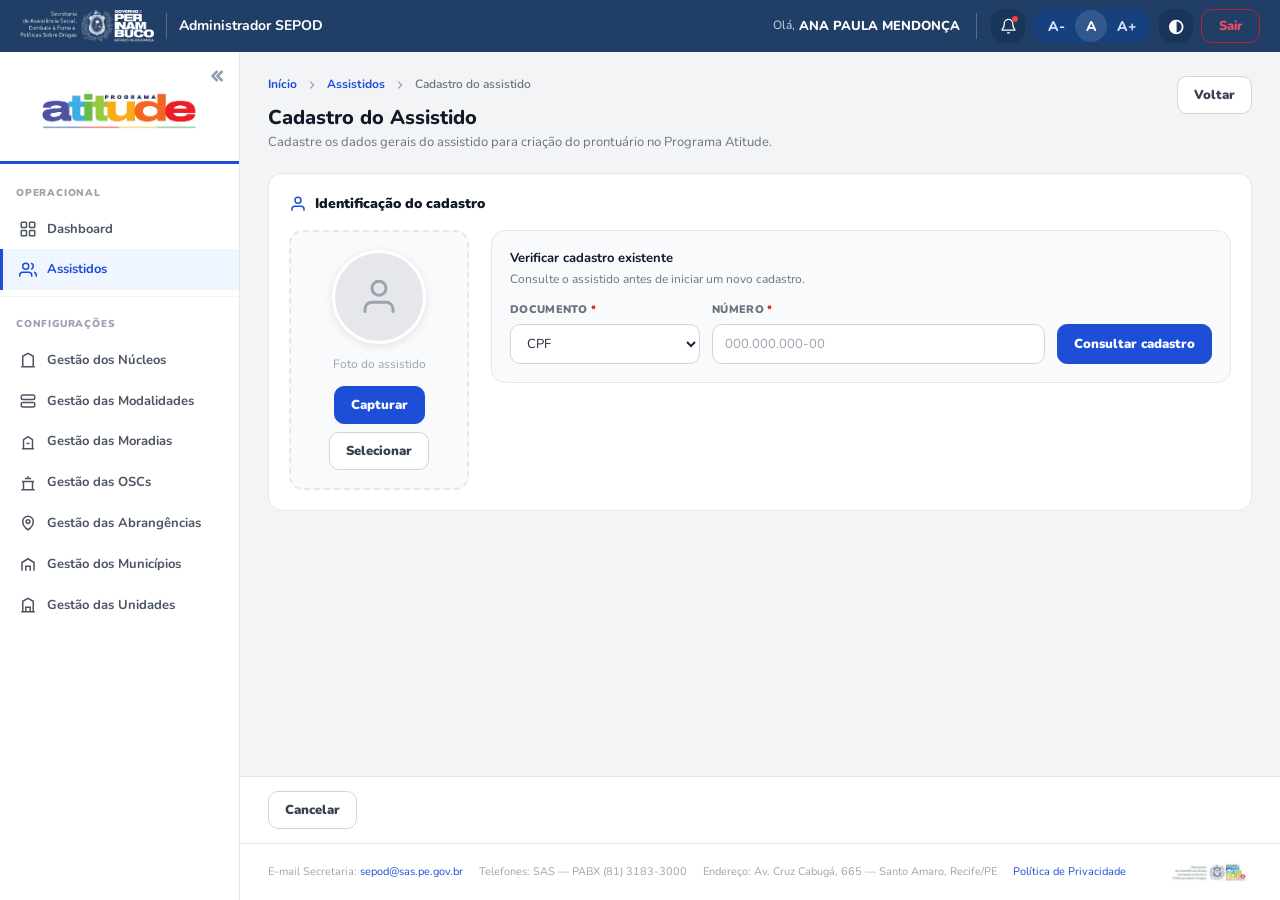
<file: cadastro Assistido.html>
<!DOCTYPE html>

<html lang="pt-BR">
<head>
<meta charset="utf-8"/>
<meta content="width=device-width, initial-scale=1.0" name="viewport"/>
<title>Sistema Atitude — Cadastro do Assistido</title>
<link href="https://fonts.googleapis.com/css2?family=Nunito:wght@400;500;600;700;800;900&amp;display=swap" rel="stylesheet"/>
<style>
*,*::before,*::after{box-sizing:border-box;margin:0;padding:0}
:root{
  --blue:#1D4ED8;--blue-hover:#1E40AF;--blue-light:#EFF6FF;
  --teal:#0D9488;--green:#059669;--green-light:#D1FAE5;
  --orange:#D97706;--orange-light:#FEF3C7;--red:#DC2626;--red-light:#FEF2F2;
  --purple:#7C3AED;--purple-light:#EDE9FE;
  --gray-50:#F9FAFB;--gray-100:#F3F4F6;--gray-200:#E5E7EB;--gray-300:#D1D5DB;
  --gray-400:#9CA3AF;--gray-500:#6B7280;--gray-600:#4B5563;--gray-700:#374151;
  --gray-800:#1F2937;--gray-900:#111827;--header-bg:#1E3A5F;--header-action-bg:#173B73;
  --sidebar-w:240px;--sidebar-collapsed-w:72px;--font:'Nunito',sans-serif
}
body{font-family:var(--font);background:var(--gray-100);color:var(--gray-800);font-size:14px;line-height:1.45}
button,input,select,textarea{font-family:var(--font)}
.header{position:fixed;top:0;left:0;right:0;z-index:100;height:52px;background:var(--header-bg);display:flex;align-items:center;justify-content:space-between;padding:0 20px;gap:16px}
.header-left,.header-right,.header-actions{display:flex;align-items:center}.header-left{gap:12px}.header-right{gap:16px}.header-actions{gap:8px}
.header-logo{height:28px;max-width:230px;object-fit:contain}.header-context{color:#CBD5E1;font-size:13px}.header-context strong,.header-user strong{color:#fff}.header-user{color:#94A3B8;font-size:12px}
.header-icon-btn{position:relative;width:32px;height:32px;border:none;border-radius:10px;background:rgba(255,255,255,.06);color:#fff;display:flex;align-items:center;justify-content:center;cursor:pointer;transition:.2s}.header-icon-btn:hover{background:rgba(255,255,255,.12)}.header-icon-btn svg{width:17px;height:17px}.notif-dot{position:absolute;top:7px;right:7px;width:6px;height:6px;background:#EF4444;border-radius:50%}
.accessibility-group{height:38px;padding:4px;border-radius:999px;background:var(--header-action-bg);display:flex;align-items:center;gap:2px}.access-btn{min-width:36px;height:30px;padding:0 10px;border:none;border-radius:999px;background:transparent;color:#D6E3FF;font-size:15px;font-weight:800;cursor:pointer}.access-btn:hover,.access-btn.active{background:rgba(255,255,255,.12);color:#fff}
.theme-btn{font-size:18px;font-weight:800}.btn-exit{height:32px;padding:0 14px;border-radius:10px;border:1px solid rgba(239,68,68,.35);background:transparent;color:#EF4444;font-size:13px;font-weight:800;cursor:pointer}.btn-exit:hover{background:rgba(239,68,68,.10)}
.mobile-menu-btn{display:none;width:36px;height:36px;border:none;border-radius:10px;background:rgba(255,255,255,.08);color:#fff;align-items:center;justify-content:center;cursor:pointer;flex-shrink:0}.mobile-menu-btn svg{width:22px;height:22px}.mobile-menu-overlay{display:none;position:fixed;inset:52px 0 0;background:rgba(15,23,42,.42);z-index:88;opacity:0;pointer-events:none;transition:.2s}.mobile-menu-overlay.show{opacity:1;pointer-events:auto}
.sidebar{position:fixed;top:52px;left:0;bottom:0;z-index:90;width:var(--sidebar-w);background:#fff;border-right:1px solid var(--gray-200);display:flex;flex-direction:column;overflow-y:auto;transition:width .2s,transform .25s}
.sidebar-logo{position:relative;min-height:156px;padding:20px 16px 12px;border-bottom:3px solid var(--blue);display:flex;align-items:center;justify-content:center;cursor:pointer;overflow:hidden}.sidebar-logo-img{height:70px;max-width:100%;object-fit:contain;transition:.2s}.sidebar-toggle{position:absolute;top:14px;right:14px;border:none;background:transparent;color:#909EB2;cursor:pointer;padding:4px;line-height:0;display:flex;align-items:center;justify-content:center}.sidebar-toggle:hover{color:var(--blue);transform:scale(1.08)}.sidebar-toggle svg{width:20px;height:20px}
.nav{padding:8px 0}.nav-section{padding:8px 16px 4px;font-size:10px;font-weight:900;color:var(--gray-400);text-transform:uppercase;letter-spacing:.8px}.nav-item{display:flex;align-items:center;justify-content:space-between;gap:10px;padding:11px 16px;border-left:3px solid transparent;color:var(--gray-600);cursor:pointer;font-size:13px;font-weight:700;transition:.15s}.nav-item-left{display:flex;align-items:center;gap:10px}.nav-item svg{width:18px;height:18px;flex-shrink:0}.nav-item:hover,.nav-item.active{background:var(--blue-light);color:var(--blue)}.nav-item.active{border-left-color:var(--blue)}.nav-sep{height:1px;background:var(--gray-100);margin:6px 0}
.sidebar.collapsed{width:var(--sidebar-collapsed-w);overflow:visible}.sidebar.collapsed .sidebar-toggle,.sidebar.collapsed .nav-section,.sidebar.collapsed .nav-item-left span{display:none!important}.sidebar.collapsed .sidebar-logo{min-height:90px;padding:14px 8px}.sidebar.collapsed .sidebar-logo-img{height:42px}.sidebar.collapsed .nav-item{justify-content:center;padding:12px}
.main{margin-left:var(--sidebar-w);padding-top:52px;min-height:100vh;display:flex;flex-direction:column;transition:margin-left .2s}.main.collapsed{margin-left:var(--sidebar-collapsed-w)}.content{flex:1;padding:24px 28px}.page-header-top{display:flex;align-items:flex-start;justify-content:space-between;gap:16px;margin-bottom:24px}.breadcrumb{display:flex;align-items:center;gap:8px;margin-bottom:10px;font-size:12px;font-weight:800}.breadcrumb a{color:var(--blue);text-decoration:none}.breadcrumb span{color:var(--gray-500)}.breadcrumb svg{width:14px;height:14px;color:var(--gray-400)}.page-title{font-size:22px;font-weight:900;color:var(--gray-900);line-height:1.2}.page-subtitle{margin-top:6px;font-size:13px;color:var(--gray-500)}
.card{background:#fff;border:1px solid var(--gray-200);border-radius:14px;padding:20px;margin-bottom:20px}.card-soft{background:linear-gradient(135deg,#fff,var(--gray-50));border-top:4px solid var(--blue)}.section-hdr{display:flex;align-items:center;justify-content:space-between;gap:12px;margin-bottom:16px}.section-hdr h3{display:flex;align-items:center;gap:8px;font-size:14px;font-weight:900;color:var(--gray-900)}.section-hdr h3 svg{width:18px;height:18px;color:var(--blue)}.section-desc{font-size:13px;color:var(--gray-500);line-height:1.5;margin-bottom:16px}
.form-grid{display:grid;grid-template-columns:repeat(3,minmax(0,1fr));gap:16px}.grid-2{display:grid;grid-template-columns:repeat(2,minmax(0,1fr));gap:14px}.grid-3{display:grid;grid-template-columns:repeat(3,minmax(0,1fr));gap:14px}.grid-4{display:grid;grid-template-columns:repeat(4,minmax(0,1fr));gap:14px}.field{display:flex;flex-direction:column;gap:6px}.field.full{grid-column:1/-1}.field.two{grid-column:span 2}.field label{font-size:11px;font-weight:900;color:var(--gray-500);text-transform:uppercase;letter-spacing:.3px}.req{color:var(--red)}
.label-with-tooltip{display:inline-flex;align-items:center;gap:6px;flex-wrap:wrap}.tooltip{position:relative;display:inline-flex;align-items:center;justify-content:center}.tooltip-btn{width:18px;height:18px;border:1px solid var(--gray-300);border-radius:50%;background:var(--gray-50);color:var(--blue);font-size:11px;font-weight:900;line-height:1;cursor:help;padding:0;text-transform:none}.tooltip-btn:hover,.tooltip-btn:focus{border-color:var(--blue);background:var(--blue-light);outline:none}.tooltip-text{position:absolute;left:50%;bottom:calc(100% + 10px);transform:translateX(-50%);z-index:60;width:320px;max-width:80vw;padding:10px 12px;border-radius:10px;background:var(--gray-900);color:#fff;font-size:12px;font-weight:600;line-height:1.45;text-transform:none;letter-spacing:0;box-shadow:0 10px 28px rgba(15,23,42,.22);opacity:0;visibility:hidden;pointer-events:none;transition:.18s}.tooltip-text::after{content:"";position:absolute;top:100%;left:50%;transform:translateX(-50%);border:6px solid transparent;border-top-color:var(--gray-900)}.tooltip:hover .tooltip-text,.tooltip:focus-within .tooltip-text{opacity:1;visibility:visible}.tooltip-text.align-right{left:auto;right:0;transform:none}.tooltip-text.align-right::after{left:auto;right:4px;transform:none}
.field input,.field select,.field textarea{width:100%;border:1px solid var(--gray-300);border-radius:10px;background:#fff;color:var(--gray-800);font-size:13px;outline:none;transition:.2s}.field input,.field select{height:40px;padding:0 12px}.field textarea{min-height:92px;padding:12px;resize:vertical;line-height:1.45}.field input:focus,.field select:focus,.field textarea:focus{border-color:var(--blue);box-shadow:0 0 0 3px var(--blue-light)}.field input::placeholder,.field textarea::placeholder{color:var(--gray-400)}.helper-text{font-size:12px;color:var(--gray-400)}
.btn{min-height:38px;padding:0 16px;border:none;border-radius:10px;background:#fff;color:var(--gray-700);font-size:13px;font-weight:900;display:inline-flex;align-items:center;justify-content:center;gap:8px;cursor:pointer;transition:.2s;border:1px solid transparent}.btn svg{width:16px;height:16px}.btn-primary{background:var(--blue);color:#fff;border-color:var(--blue)}.btn-primary:hover{background:var(--blue-hover)}.btn-outline{border-color:var(--gray-300);color:var(--gray-700)}.btn-outline:hover{background:var(--gray-50);border-color:var(--gray-400)}.btn-green{background:var(--teal);color:#fff;border-color:var(--teal)}.btn-green:hover{background:#0F766E}.btn-danger{background:var(--red);color:#fff;border-color:var(--red)}
.alert{display:flex;align-items:flex-start;gap:10px;padding:12px 14px;border-radius:12px;font-size:13px;line-height:1.45}.alert svg{width:18px;height:18px;flex-shrink:0;margin-top:1px}.alert-info{background:var(--blue-light);border:1px solid #BFDBFE;color:#1E40AF}.alert-success{background:var(--green-light);border:1px solid #A7F3D0;color:#065F46}.result-empty{display:none;margin-top:16px}.result-empty.show{display:flex}
.search-layout{display:grid;grid-template-columns:1fr auto 1fr;gap:20px;align-items:stretch}.search-box{border:1px solid var(--gray-200);border-radius:14px;background:#fff;padding:18px}.search-box-title{display:flex;align-items:center;gap:8px;color:var(--blue);font-size:12px;font-weight:900;text-transform:uppercase;letter-spacing:.7px;margin-bottom:6px}.search-box-title svg{width:16px;height:16px}.search-box-subtitle{font-size:12px;color:var(--gray-500);line-height:1.45;margin-bottom:16px}.or-divider{display:flex;align-items:center;justify-content:center}.or-divider span{width:44px;height:44px;border-radius:999px;background:var(--blue-light);color:var(--blue);border:1px solid #BFDBFE;display:flex;align-items:center;justify-content:center;font-size:11px;font-weight:900}.search-actions{display:flex;justify-content:flex-end;gap:10px;margin-top:14px}.search-actions .btn{width:100%}
.tips-grid{display:grid;grid-template-columns:repeat(3,1fr);gap:12px;margin-top:16px}.tip-card{background:var(--gray-50);border:1px solid var(--gray-200);border-radius:12px;padding:12px}.tip-card strong{display:block;color:var(--gray-800);font-size:12px;margin-bottom:4px}.tip-card span{display:block;color:var(--gray-500);font-size:12px;line-height:1.4}
.photo-main-grid{display:grid;grid-template-columns:180px 1fr;gap:22px;align-items:start}.photo-area{display:flex;flex-direction:column;align-items:center;justify-content:flex-start;padding:18px;background:var(--gray-50);border:2px dashed var(--gray-200);border-radius:14px;gap:12px}.photo-circle{width:94px;height:94px;border-radius:50%;background:var(--gray-200);display:flex;align-items:center;justify-content:center;color:var(--gray-400);border:3px solid #fff;box-shadow:0 2px 8px rgba(15,23,42,.10)}.photo-circle svg{width:42px;height:42px}.photo-btns{display:flex;gap:8px;flex-wrap:wrap;justify-content:center}.cadastro-fields-grid{display:grid;grid-template-columns:repeat(2,minmax(0,1fr));gap:16px;align-content:start}
.form-section-title{display:flex;align-items:center;gap:8px;margin:20px 0 12px;font-size:12px;font-weight:900;color:var(--blue);text-transform:uppercase;letter-spacing:.6px}.form-section-title:first-of-type{margin-top:0}.form-section-title:after{content:"";height:1px;background:var(--gray-200);flex:1}
.docs-grid{display:grid;grid-template-columns:repeat(3,minmax(0,1fr));gap:10px}.doc-item{min-height:48px;display:flex;align-items:center;gap:10px;padding:10px 12px;border:1px solid var(--gray-200);border-radius:12px;background:#fff;color:var(--gray-700);font-size:13px;font-weight:900;cursor:pointer;transition:.2s}.doc-item:hover,
.doc-item:has(input:disabled) {
  opacity: .55;
  cursor: not-allowed;
  background: var(--gray-100);
  color: var(--gray-400);
  border-color: var(--gray-300);
}.doc-item input{width:16px!important;height:16px!important;min-height:auto!important;padding:0!important;accent-color:var(--blue);flex-shrink:0}.doc-none:has(input:checked){border-color:var(--orange);background:var(--orange-light);color:#92400E}.doc-item.is-disabled{opacity:.45;pointer-events:none;background:var(--gray-100)}
.doc-fields{display:grid;grid-template-columns:repeat(3,minmax(0,1fr));gap:16px;margin-top:16px}.doc-number{display:none}.doc-number.show{display:flex}.certidao-info.show{display:block}.certidao-info{display:none;color:var(--gray-500);font-size:12px;padding:12px;border:1px dashed var(--gray-300);border-radius:10px;background:var(--gray-50)}
.other-field{display:none;margin-top:8px}.other-field.show{display:flex}.check-options{display:grid;grid-template-columns:repeat(3,minmax(0,1fr));gap:10px;margin-top:4px}.check-option{display:flex;align-items:center;gap:8px;min-height:42px;padding:10px 12px;border:1px solid var(--gray-200);border-radius:10px;background:#fff;color:var(--gray-700);font-size:13px;font-weight:800;cursor:pointer;transition:.2s}.check-option:hover,.check-option:has(input:checked){border-color:var(--blue);background:var(--blue-light);color:var(--blue)}.check-option input{width:15px!important;height:15px!important;min-height:auto!important;accent-color:var(--blue)}
.location-grid{display:grid;grid-template-columns:repeat(4,minmax(0,1fr));gap:16px}.location-grid .wide{grid-column:span 2}.location-grid .full{grid-column:1/-1}.disabled-field input,.disabled-field textarea{background:var(--gray-100);color:var(--gray-400);cursor:not-allowed}
.modal-overlay{position:fixed;inset:0;background:rgba(17,24,39,.60);z-index:1000;display:flex;align-items:center;justify-content:center;padding:24px;opacity:0;visibility:hidden;pointer-events:none;transition:.18s}.modal-overlay.show{opacity:1;visibility:visible;pointer-events:auto}.modal-content{width:100%;max-width:980px;max-height:90vh;overflow:auto;padding:24px;border-radius:16px;background:#fff;box-shadow:0 18px 45px rgba(15,23,42,.22);transform:translateY(12px) scale(.98);opacity:0;transition:.18s}.modal-overlay.show .modal-content{transform:translateY(0) scale(1);opacity:1}.modal-header{display:flex;align-items:flex-start;justify-content:space-between;gap:16px;margin-bottom:16px}.modal-title h3{font-size:18px;color:var(--gray-900);font-weight:900}.modal-title p{font-size:13px;color:var(--gray-500);margin-top:4px}.modal-close{width:34px;height:34px;border:none;border-radius:10px;background:var(--gray-100);color:var(--gray-600);font-size:20px;cursor:pointer}.matches-list{display:grid;gap:12px}.match-card{border:1px solid var(--gray-200);border-radius:14px;padding:16px;background:#fff;display:grid;grid-template-columns:1fr auto;gap:16px;align-items:center}.match-name{display:flex;align-items:center;gap:8px;flex-wrap:wrap}.match-name strong{font-size:15px;color:var(--gray-900);font-weight:900}.match-details{display:grid;grid-template-columns:repeat(4,1fr);gap:10px}.match-detail span{display:block;font-size:10px;font-weight:900;color:var(--gray-400);text-transform:uppercase;letter-spacing:.4px}.match-detail strong{display:block;font-size:12px;color:var(--gray-700);margin-top:2px}.match-actions{display:flex;align-items:center;gap:8px;flex-wrap:wrap;justify-content:flex-end}.badge{display:inline-flex;align-items:center;justify-content:center;padding:4px 9px;border-radius:999px;font-size:11px;font-weight:900;white-space:nowrap}.badge-blue{background:var(--blue-light);color:var(--blue)}.badge-green{background:var(--green-light);color:#065F46}.badge-gray{background:var(--gray-100);color:var(--gray-600)}
.document-status-grid{display:grid;grid-template-columns:repeat(3,minmax(0,1fr));gap:16px}.document-number-field{display:none}.document-number-field.show{display:flex}
.section-block{padding:16px;border:1px solid var(--gray-200);border-radius:12px;background:var(--gray-50);margin-top:14px}.section-block:first-of-type{margin-top:0}.section-block-title{font-size:12px;font-weight:900;color:var(--blue);text-transform:uppercase;letter-spacing:.5px;margin-bottom:12px}.section-block .form-grid,.section-block .location-grid,.section-block .document-status-grid{margin:0}.document-pair{display:grid;grid-template-columns:minmax(0,1fr) minmax(0,1fr);gap:16px;align-items:end}.document-pair .document-number-field{display:flex;visibility:hidden}.document-pair .document-number-field.show{visibility:visible}.reference-grid{display:grid;grid-template-columns:repeat(2,minmax(0,1fr));gap:16px}.reference-grid .full{grid-column:1/-1}.address-grid{display:grid;grid-template-columns:repeat(4,minmax(0,1fr));gap:16px}.address-grid .wide{grid-column:span 2}.address-grid .full{grid-column:1/-1}body.dark-mode .section-block{background:#0F172A!important;border-color:#334155!important}
.docs-options {
  display: grid;
  grid-template-columns: repeat(2, minmax(0, 320px));
  gap: 10px;
  margin-bottom: 16px;
}

.doc-fields {
  display: grid;
  grid-template-columns: repeat(3, minmax(0, 1fr));
  gap: 16px;
}

.doc-fields.disabled {
  opacity: .55;
  pointer-events: none;
}

.doc-fields.disabled input,
.doc-fields.disabled textarea {
  background: var(--gray-100);
  color: var(--gray-400);
  cursor: not-allowed;
}

@media (max-width: 768px) {
  .docs-options,
  .doc-fields,
  .document-status-grid {
    grid-template-columns: 1fr;
  }
}
body.dark-mode .tooltip-btn{background:#1E293B;color:#60A5FA;border-color:#475569}body.dark-mode .tooltip-text{background:#020617;color:#F8FAFC}body.dark-mode .tooltip-text::after{border-top-color:#020617}
body.dark-mode .doc-item:has(input:disabled) {
  background: #1E293B !important;
  color: #64748B !important;
  border-color: #334155 !important;
}
.actions-bar{position:sticky;bottom:0;background:#fff;border-top:1px solid var(--gray-200);padding:14px 28px;display:flex;align-items:center;justify-content:space-between;gap:12px;z-index:30}.actions-right{display:flex;gap:10px;flex-wrap:wrap}.footer{margin-top:auto;width:100%;padding:14px 28px;border-top:1px solid var(--gray-200);background:#fff;display:flex;align-items:center;justify-content:space-between;gap:20px;flex-wrap:wrap;font-size:11px;color:var(--gray-400)}.footer-left{display:flex;align-items:center;gap:16px;flex-wrap:wrap;flex:1}.footer a{color:var(--blue);text-decoration:none}.footer-logo{height:28px;object-fit:contain;opacity:.8}
body.dark-mode{--blue:#60A5FA;--blue-hover:#93C5FD;--blue-light:rgba(37,99,235,.18);--teal:#2DD4BF;--green:#34D399;--green-light:rgba(16,185,129,.16);--orange:#FBBF24;--orange-light:rgba(245,158,11,.16);--red:#F87171;--red-light:rgba(239,68,68,.16);--purple:#A78BFA;--purple-light:rgba(124,58,237,.18);--gray-50:#1F2937;--gray-100:#0B1220;--gray-200:#334155;--gray-300:#475569;--gray-400:#94A3B8;--gray-500:#CBD5E1;--gray-600:#E5E7EB;--gray-700:#F1F5F9;--gray-800:#F8FAFC;--gray-900:#FFFFFF;--header-bg:#0F172A;--header-action-bg:#173B73;background:#0B1220;color:#E5E7EB}
body.dark-mode .header{background:#0F172A;border-bottom:1px solid #1E293B}body.dark-mode .sidebar,body.dark-mode .card,body.dark-mode .card-soft,body.dark-mode .search-box,body.dark-mode .modal-content,body.dark-mode .match-card,body.dark-mode .footer,body.dark-mode .actions-bar,body.dark-mode .field input,body.dark-mode .field select,body.dark-mode .field textarea,body.dark-mode .tip-card,body.dark-mode .btn-outline,body.dark-mode .doc-item,body.dark-mode .check-option{background:#111827!important;color:#E5E7EB!important;border-color:#334155!important}
body.dark-mode .field input,body.dark-mode .field select,body.dark-mode .field textarea{background:#0F172A!important;color:#F8FAFC!important;border-color:#475569!important}body.dark-mode .field input::placeholder,body.dark-mode .field textarea::placeholder{color:#94A3B8!important;opacity:1}body.dark-mode .field select option{background:#0F172A;color:#F8FAFC}body.dark-mode .field input[readonly],body.dark-mode .field input:disabled,body.dark-mode .field select:disabled,body.dark-mode .field textarea:disabled{background:#1E293B!important;color:#CBD5E1!important}
body.dark-mode .page-title,body.dark-mode .section-hdr h3,body.dark-mode .modal-title h3,body.dark-mode .match-name strong,body.dark-mode .tip-card strong{color:#F8FAFC!important}body.dark-mode .page-subtitle,body.dark-mode .section-desc,body.dark-mode .search-box-subtitle,body.dark-mode .modal-title p,body.dark-mode .tip-card span,body.dark-mode .helper-text{color:#CBD5E1!important}body.dark-mode .match-detail strong{color:#E5E7EB}body.dark-mode .modal-close{background:#1F2937;color:#CBD5E1}body.dark-mode .btn-outline:hover{background:#1F2937!important;border-color:#60A5FA!important;color:#60A5FA!important}body.dark-mode .alert-info{color:#BFDBFE;border-color:#2563EB}body.dark-mode .alert-success{color:#34D399;border-color:#065F46;background:rgba(16,185,129,.14)}body.dark-mode .doc-item:hover,body.dark-mode .doc-item:has(input:checked),body.dark-mode .check-option:hover,body.dark-mode .check-option:has(input:checked){background:rgba(37,99,235,.18)!important;border-color:#60A5FA!important;color:#60A5FA!important}body.dark-mode .doc-none:has(input:checked){background:rgba(245,158,11,.16)!important;border-color:#FBBF24!important;color:#FBBF24!important}
@media (min-width:769px) and (max-width:1024px){.content{padding:20px}.form-grid,.doc-fields,.document-status-grid,.location-grid,.address-grid{grid-template-columns:repeat(2,minmax(0,1fr))}.reference-grid,.document-pair{grid-template-columns:repeat(2,minmax(0,1fr))}.docs-grid,.check-options{grid-template-columns:repeat(2,minmax(0,1fr))}.header-user{display:none}.search-layout{grid-template-columns:1fr}.or-divider span{width:100%;height:32px}.tips-grid{grid-template-columns:1fr}.match-details{grid-template-columns:repeat(2,1fr)}.photo-main-grid{grid-template-columns:150px 1fr}}
@media (max-width:768px){.header{height:56px;padding:0 12px}.mobile-menu-btn{display:flex}.mobile-menu-overlay{display:block;top:56px}.header-logo{height:22px;max-width:150px}.header-context,.header-user,.accessibility-group,.btn-exit{display:none}.sidebar{top:56px;width:280px;z-index:99;transform:translateX(-100%);box-shadow:0 18px 45px rgba(15,23,42,.20)}.sidebar.open{transform:translateX(0)}.sidebar .nav-section,.sidebar .nav-item-left span{display:block!important}.sidebar .nav-item{justify-content:space-between;padding:11px 16px}.sidebar .sidebar-toggle{display:none!important}.sidebar-logo{min-height:104px;padding:16px}.sidebar-logo-img{height:56px}.main,.main.collapsed{margin-left:0;padding-top:56px}.content{padding:14px}.page-header-top,.match-card{grid-template-columns:1fr;flex-direction:column}.search-layout,.grid-2,.grid-3,.grid-4,.form-grid,.photo-main-grid,.cadastro-fields-grid,.docs-grid,.doc-fields,.document-status-grid,.check-options,.location-grid,.reference-grid,.address-grid,.document-pair{grid-template-columns:1fr}.field.two,.location-grid .wide,.address-grid .wide{grid-column:1}.or-divider span{width:100%;height:32px}.search-actions,.actions-right{flex-direction:column}.search-actions .btn,.actions-bar .btn,.actions-right{width:100%}.tips-grid{grid-template-columns:1fr}.modal-overlay{align-items:flex-end;padding:0}.modal-content{max-width:none;width:100%;max-height:92vh;border-radius:18px 18px 0 0;padding:20px}.match-details{grid-template-columns:1fr}.match-actions{justify-content:stretch}.match-actions .btn{width:100%}.card{padding:16px}.actions-bar{position:static;flex-direction:column;align-items:stretch;padding:14px}.footer{padding:14px;flex-direction:column;align-items:flex-start}.footer-left{flex-direction:column;align-items:flex-start;gap:8px}}

/* ===== PADRÃO CONSOLIDADO DO SISTEMA ATITUDE ===== */

/* Header */
.header{
  background:#213F66;
  padding:0 20px;
}
.header-left{gap:12px;min-width:0}
.header-logo{height:32px;max-width:150px;object-fit:contain;object-position:left center}
.header-divider{width:1px;height:26px;background:rgba(255,255,255,.24);flex-shrink:0}
.header-profile-name{color:#fff;font-size:14px;font-weight:700;white-space:nowrap}
.header-right{gap:14px}
.header-user{display:flex;align-items:center;gap:4px;color:#CBD5E1;white-space:nowrap}
.header-user strong{font-size:13px;font-weight:800}
.header-divider-actions{margin-left:2px}
.header-icon-btn{width:34px;height:34px;border-radius:12px;background:rgba(15,39,74,.42)}
.accessibility-group{height:34px;padding:0 7px;border-radius:18px;background:#17417E}
.access-btn{min-width:32px;height:32px;padding:0 8px;font-size:14px}
.btn-exit{height:34px;padding:0 17px;border-radius:11px;border-color:#B42336;color:#FF4D5F}

/* Breadcrumb, título e subtítulo */
.page-header-top{
  display:flex;
  align-items:flex-start;
  justify-content:space-between;
  gap:16px;
  margin-bottom:20px;
  border-bottom:none!important;
  box-shadow:none!important;
  padding-bottom:0!important;
}
.breadcrumb{
  display:flex;
  align-items:center;
  flex-wrap:wrap;
  gap:8px;
  margin-bottom:12px;
  font-size:12px;
  font-weight:700;
}
.breadcrumb a{color:var(--blue);text-decoration:none}
.breadcrumb span{color:var(--gray-500);font-weight:600}
.breadcrumb svg{width:14px;height:14px;color:var(--gray-400)}
.page-title{font-size:20px;font-weight:800;line-height:1.3;color:var(--gray-900)}
.page-subtitle{margin-top:2px;font-size:13px;color:var(--gray-500);line-height:1.5}

/* Menu lateral */
.sidebar-logo{
  min-height:112px;
  padding:16px 14px 12px;
}
.sidebar-logo-img{
  height:58px;
  max-width:100%;
  object-fit:contain;
  transition:height .2s,width .2s,max-width .2s;
}
.sidebar-toggle{
  top:10px;
  right:10px;
}
.nav{padding:8px 0 16px}
.nav-section{padding:14px 16px 8px;font-size:10px}
.nav-item{padding:11px 16px}
.nav-item-left{gap:10px}

/* Estado recolhido: logo também diminui */
.sidebar.collapsed .sidebar-logo{
  min-height:76px;
  padding:12px 8px 10px;
}
.sidebar.collapsed .sidebar-logo-img{
  width:38px!important;
  max-width:38px!important;
  height:38px!important;
  object-fit:contain!important;
}
.sidebar.collapsed .nav-item{
  justify-content:center;
  padding:12px 0;
}
.sidebar.collapsed .nav-item-left{gap:0}
.sidebar.collapsed .nav-item-left span,
.sidebar.collapsed .nav-section{
  display:none!important;
}

/* Sem traço azul sob título/subtítulo */
.page-header-top,
.page-header,
.profile-page-header,
.profile-page-header-standard{
  border-bottom:none!important;
  box-shadow:none!important;
}

/* Responsividade do header */
@media (max-width:900px){
  .header-profile-name{display:none}
  .header-left .header-divider{display:none}
  .header-user span{display:none}
}
@media (max-width:768px){
  .header-divider-actions{display:none}
}



/* ===== FLUXO DE NOVO CADASTRO / CONSULTA DE IDENTIFICAÇÃO ===== */
.lookup-panel{
  grid-column:1/-1;
  padding:18px;
  border:1px solid var(--gray-200);
  border-radius:14px;
  background:var(--gray-50);
}
.lookup-panel-head{
  display:flex;
  align-items:flex-start;
  justify-content:space-between;
  gap:16px;
  margin-bottom:14px;
}
.lookup-panel-head strong{
  display:block;
  font-size:13px;
  color:var(--gray-900);
  margin-bottom:3px;
}
.lookup-panel-head span{
  display:block;
  font-size:12px;
  color:var(--gray-500);
  line-height:1.45;
}
.lookup-search-grid{
  display:grid;
  grid-template-columns:190px minmax(260px,1fr) auto;
  gap:12px;
  align-items:end;
}
.lookup-search-grid .field{
  margin:0;
}
.lookup-search-grid .btn{
  height:40px;
  min-height:40px;
  white-space:nowrap;
}
.lookup-search-status{
  display:none;
  margin-top:12px;
}
.lookup-search-status.show{
  display:flex;
  align-items:flex-start;
  gap:10px;
  padding:12px 14px;
  border-radius:12px;
  font-size:12px;
  line-height:1.45;
}
.lookup-search-status svg{
  width:18px;
  height:18px;
  flex-shrink:0;
  margin-top:1px;
}
.lookup-search-status.success{
  background:#ecfdf5;
  border:1px solid #a7f3d0;
  color:#065f46;
}
.lookup-search-status.error{
  background:#fff7ed;
  border:1px solid #fed7aa;
  color:#9a3412;
}
.lookup-search-status.info{
  background:#eff6ff;
  border:1px solid #bfdbfe;
  color:#1e40af;
}

.lookup-result{
  display:none;
  margin-top:14px;
  overflow:hidden;
  border:1px solid var(--gray-200);
  border-radius:14px;
  background:#fff;
}
.lookup-result.show{display:block}
.lookup-result-header{
  display:flex;
  align-items:flex-start;
  gap:12px;
  padding:16px 18px;
  border-bottom:1px solid var(--gray-100);
}
.lookup-result-icon{
  width:38px;
  height:38px;
  border-radius:12px;
  display:flex;
  align-items:center;
  justify-content:center;
  flex-shrink:0;
  background:var(--blue-light);
  color:var(--blue);
}
.lookup-result-icon svg{width:20px;height:20px}
.lookup-result-title{
  flex:1;
  min-width:0;
}
.lookup-result-title h4{
  margin:0 0 3px;
  color:var(--gray-900);
  font-size:14px;
  font-weight:900;
}
.lookup-result-title p{
  margin:0;
  color:var(--gray-500);
  font-size:12px;
  line-height:1.45;
}
.lookup-person{
  padding:16px 18px;
}
.lookup-person-name{
  font-size:15px;
  font-weight:900;
  color:var(--gray-900);
  margin-bottom:12px;
}
.lookup-meta-grid{
  display:grid;
  grid-template-columns:repeat(5,minmax(0,1fr));
  gap:12px;
}
.lookup-meta-item{
  min-width:0;
}
.lookup-meta-item span{
  display:block;
  margin-bottom:3px;
  font-size:10px;
  font-weight:900;
  color:var(--gray-400);
  text-transform:uppercase;
  letter-spacing:.04em;
}
.lookup-meta-item strong{
  display:block;
  color:var(--gray-700);
  font-size:12px;
  line-height:1.4;
  word-break:break-word;
}
.lookup-result-actions{
  display:flex;
  justify-content:flex-end;
  gap:8px;
  flex-wrap:wrap;
  padding:14px 18px;
  border-top:1px solid var(--gray-100);
  background:var(--gray-50);
}
.field.locked-field input,.field.locked-field select{
  background:#f8fafc;
  color:#64748b;
  cursor:not-allowed;
}
#cadastroContent{display:none}
#cadastroContent.unlocked{display:block}
#saveCadastroBtn{display:none}
#saveCadastroBtn.show{display:inline-flex}

body.dark-mode .lookup-panel,
body.dark-mode .lookup-result-actions{
  background:#0f172a!important;
  border-color:#334155!important;
}
body.dark-mode .lookup-result{
  background:#111827!important;
  border-color:#334155!important;
}
body.dark-mode .lookup-result-header,
body.dark-mode .lookup-result-actions{
  border-color:#334155!important;
}
body.dark-mode .lookup-panel-head strong,
body.dark-mode .lookup-result-title h4,
body.dark-mode .lookup-person-name{
  color:#f8fafc!important;
}
body.dark-mode .lookup-panel-head span,
body.dark-mode .lookup-result-title p{
  color:#cbd5e1!important;
}
body.dark-mode .lookup-meta-item strong{color:#e5e7eb!important}

@media(max-width:900px){
  .lookup-search-grid{grid-template-columns:1fr 1fr}
  .lookup-search-grid .lookup-action{grid-column:1/-1}
  .lookup-search-grid .lookup-action .btn{width:100%}
  .lookup-meta-grid{grid-template-columns:repeat(2,minmax(0,1fr))}
}
@media(max-width:600px){
  .lookup-panel{padding:14px}
  .lookup-search-grid{grid-template-columns:1fr}
  .lookup-search-grid .lookup-action{grid-column:auto}
  .lookup-meta-grid{grid-template-columns:1fr}
  .lookup-result-actions .btn{width:100%}
}





/* Destaque do cadastro localizado */
.lookup-person{
  padding:16px 18px;
  background:#eff6ff;
  border-top:1px solid #dbeafe;
  border-bottom:1px solid #dbeafe;
}
.lookup-person-name{
  color:#1e3a8a;
}
.lookup-meta-item{
  padding:10px 12px;
  border:1px solid #dbeafe;
  border-radius:10px;
  background:#ffffff;
}
.lookup-meta-item span{
  color:#64748b;
}
.lookup-meta-item strong{
  color:#1e3a8a;
}
body.dark-mode .lookup-person{
  background:rgba(37,99,235,.12)!important;
  border-color:#1d4ed8!important;
}
body.dark-mode .lookup-meta-item{
  background:#0f172a!important;
  border-color:#334155!important;
}
body.dark-mode .lookup-person-name,
body.dark-mode .lookup-meta-item strong{
  color:#bfdbfe!important;
}


/* ===== MODAL DE NOVA CONSULTA DE DOCUMENTO ===== */
.reconsulta-modal-overlay{
  position:fixed;
  inset:0;
  z-index:1500;
  display:none;
  align-items:center;
  justify-content:center;
  padding:20px;
  background:rgba(15,23,42,.58);
  backdrop-filter:blur(3px);
}
.reconsulta-modal-overlay.show{
  display:flex;
}
.reconsulta-modal{
  width:min(520px,96vw);
  overflow:hidden;
  border:1px solid var(--gray-200);
  border-radius:18px;
  background:#fff;
  box-shadow:0 28px 80px rgba(15,23,42,.26);
  animation:reconsultaModalIn .18s ease;
}
@keyframes reconsultaModalIn{
  from{opacity:0;transform:translateY(10px) scale(.98)}
  to{opacity:1;transform:translateY(0) scale(1)}
}
.reconsulta-modal-top{
  display:flex;
  align-items:flex-start;
  gap:14px;
  padding:22px 22px 18px;
}
.reconsulta-modal-icon{
  width:44px;
  height:44px;
  flex-shrink:0;
  display:flex;
  align-items:center;
  justify-content:center;
  border-radius:13px;
  background:#fff7ed;
  border:1px solid #fed7aa;
  color:#c2410c;
}
.reconsulta-modal-icon svg{
  width:22px;
  height:22px;
}
.reconsulta-modal-heading{
  flex:1;
  min-width:0;
}
.reconsulta-modal-heading h3{
  margin:0 0 6px;
  color:var(--gray-900);
  font-size:17px;
  font-weight:900;
  line-height:1.3;
}
.reconsulta-modal-heading p{
  margin:0;
  color:var(--gray-500);
  font-size:13px;
  line-height:1.55;
}
.reconsulta-modal-close{
  width:34px;
  height:34px;
  flex-shrink:0;
  border:none;
  border-radius:10px;
  background:var(--gray-100);
  color:var(--gray-500);
  font-size:22px;
  line-height:1;
  cursor:pointer;
  transition:.15s;
}
.reconsulta-modal-close:hover{
  background:var(--gray-200);
  color:var(--gray-800);
}
.reconsulta-warning{
  display:flex;
  gap:10px;
  margin:0 22px 20px;
  padding:13px 14px;
  border:1px solid #fde68a;
  border-radius:12px;
  background:#fffbeb;
  color:#92400e;
  font-size:12px;
  line-height:1.5;
}
.reconsulta-warning svg{
  width:18px;
  height:18px;
  flex-shrink:0;
  margin-top:1px;
}
.reconsulta-warning strong{
  font-weight:900;
}
.reconsulta-modal-actions{
  display:flex;
  justify-content:flex-end;
  gap:10px;
  padding:16px 22px 20px;
  border-top:1px solid var(--gray-200);
  background:var(--gray-50);
}
.reconsulta-btn-danger-soft{
  min-height:38px;
  padding:0 16px;
  border:1px solid #fca5a5;
  border-radius:10px;
  background:#fff;
  color:#b91c1c;
  font-size:13px;
  font-weight:900;
  cursor:pointer;
  transition:.15s;
}
.reconsulta-btn-danger-soft:hover{
  background:#fef2f2;
  border-color:#ef4444;
}
body.dark-mode .reconsulta-modal{
  background:#111827!important;
  border-color:#334155!important;
}
body.dark-mode .reconsulta-modal-heading h3{
  color:#f8fafc!important;
}
body.dark-mode .reconsulta-modal-heading p{
  color:#cbd5e1!important;
}
body.dark-mode .reconsulta-modal-actions{
  background:#0f172a!important;
  border-color:#334155!important;
}
body.dark-mode .reconsulta-modal-close{
  background:#1f2937!important;
  color:#cbd5e1!important;
}
body.dark-mode .reconsulta-warning{
  background:rgba(245,158,11,.12)!important;
  border-color:#92400e!important;
  color:#fbbf24!important;
}
body.dark-mode .reconsulta-btn-danger-soft{
  background:#111827!important;
  border-color:#7f1d1d!important;
  color:#f87171!important;
}
@media(max-width:600px){
  .reconsulta-modal-overlay{
    align-items:flex-end;
    padding:0;
  }
  .reconsulta-modal{
    width:100%;
    border-radius:20px 20px 0 0;
  }
  .reconsulta-modal-actions{
    flex-direction:column-reverse;
  }
  .reconsulta-modal-actions .btn,
  .reconsulta-modal-actions .reconsulta-btn-danger-soft{
    width:100%;
  }
}


/* ===== CARD DO CADASTRO LOCALIZADO — REORGANIZADO ===== */
.lookup-result{
  border-radius:16px;
}
.lookup-result-header{
  align-items:center;
  padding:16px 18px;
  background:linear-gradient(135deg,#eff6ff,#ffffff);
}
.lookup-result-title h4{
  font-size:15px;
}
.lookup-person{
  padding:15px 18px;
  background:#fff;
  border-top:none;
  border-bottom:none;
}
.lookup-person-name{
  display:flex;
  align-items:center;
  justify-content:space-between;
  gap:12px;
  flex-wrap:wrap;
  margin-bottom:12px;
  padding-bottom:11px;
  border-bottom:1px solid var(--gray-100);
  color:var(--gray-900);
}
.lookup-person-name-main{
  display:flex;
  flex-direction:column;
  gap:3px;
}
.lookup-person-name-main strong{
  font-size:16px;
  font-weight:900;
  color:var(--gray-900);
}
.lookup-person-name-main span{
  font-size:12px;
  color:var(--gray-500);
  font-weight:600;
}
.lookup-person-status{
  display:flex;
  align-items:center;
  gap:8px;
}
.lookup-info-group{
  margin-top:12px;
}
.lookup-info-group:first-of-type{
  margin-top:0;
}
.lookup-info-group-title{
  display:flex;
  align-items:center;
  gap:8px;
  margin-bottom:10px;
  font-size:10px;
  font-weight:900;
  color:var(--gray-500);
  text-transform:uppercase;
  letter-spacing:.55px;
}
.lookup-info-group-title::after{
  content:"";
  height:1px;
  flex:1;
  background:var(--gray-200);
}
.lookup-info-grid{
  display:grid;
  grid-template-columns:repeat(3,minmax(0,1fr));
  gap:10px;
}
.lookup-info-item{
  min-width:0;
  padding:11px 12px;
  border:1px solid var(--gray-200);
  border-radius:11px;
  background:var(--gray-50);
}
.lookup-info-item span{
  display:block;
  margin-bottom:3px;
  font-size:10px;
  font-weight:900;
  color:var(--gray-400);
  text-transform:uppercase;
  letter-spacing:.35px;
}
.lookup-info-item strong{
  display:block;
  color:var(--gray-700);
  font-size:12px;
  line-height:1.4;
  word-break:break-word;
}
.lookup-info-item.entries-highlight{
  background:#eff6ff;
  border-color:#bfdbfe;
}
.lookup-info-item.entries-highlight strong{
  color:#1d4ed8;
  font-size:18px;
  line-height:1.2;
}
.lookup-result-actions{
  padding:14px 18px;
}
body.dark-mode .lookup-result-header{
  background:linear-gradient(135deg,rgba(37,99,235,.14),#111827)!important;
}
body.dark-mode .lookup-person{
  background:#111827!important;
}
body.dark-mode .lookup-person-name{
  border-color:#334155!important;
}
body.dark-mode .lookup-person-name-main strong{
  color:#f8fafc!important;
}
body.dark-mode .lookup-person-name-main span,
body.dark-mode .lookup-info-group-title{
  color:#94a3b8!important;
}
body.dark-mode .lookup-info-group-title::after{
  background:#334155!important;
}
body.dark-mode .lookup-info-item{
  background:#0f172a!important;
  border-color:#334155!important;
}
body.dark-mode .lookup-info-item strong{
  color:#e5e7eb!important;
}
body.dark-mode .lookup-info-item.entries-highlight{
  background:rgba(37,99,235,.14)!important;
  border-color:#2563eb!important;
}
body.dark-mode .lookup-info-item.entries-highlight strong{
  color:#93c5fd!important;
}
@media(max-width:900px){
  .lookup-info-grid{grid-template-columns:repeat(2,minmax(0,1fr))}
}
@media(max-width:600px){
  .lookup-info-grid{grid-template-columns:1fr}
  .lookup-person-name{align-items:flex-start}
}

</style>
</head>
<body>
<header class="header">
<button aria-label="Abrir menu" class="mobile-menu-btn" onclick="toggleMobileMenu()" type="button">
<svg fill="none" stroke="currentColor" stroke-linecap="round" stroke-width="2.4" viewbox="0 0 24 24">
<line x1="4" x2="20" y1="6" y2="6"></line>
<line x1="4" x2="20" y1="12" y2="12"></line>
<line x1="4" x2="20" y1="18" y2="18"></line>
</svg>
</button>
<div class="header-left">
<img alt="Governo de Pernambuco" class="header-logo" src="./Secretaria-Assistencia-Social-Gov-PE-768x184 (1).png"/>
<span aria-hidden="true" class="header-divider"></span>
<strong class="header-profile-name">Administrador SEPOD</strong>
</div>
<div class="header-right">
<div class="header-user">Olá, <strong>ANA PAULA MENDONÇA</strong></div>
<span aria-hidden="true" class="header-divider header-divider-actions"></span>
<div class="header-actions">
<button aria-label="Notificações" class="header-icon-btn" title="Notificações">
<svg fill="none" stroke="currentColor" stroke-width="1.8" viewbox="0 0 24 24">
<path d="M18 8a6 6 0 0 0-12 0c0 7-3 7-3 9h18c0-2-3-2-3-9"></path>
<path d="M10 21h4"></path>
</svg>
<span class="notif-dot"></span>
</button>
<div aria-label="Tamanho da fonte" class="accessibility-group">
<button class="access-btn">A-</button>
<button class="access-btn active">A</button>
<button class="access-btn">A+</button>
</div>
<button aria-label="Alternar tema" class="header-icon-btn theme-btn" onclick="toggleTheme()" title="Alternar tema">◐</button>
<button class="btn-exit">Sair</button>
</div>
</div>
</header>
<div class="mobile-menu-overlay" onclick="closeMobileMenu()"></div>
<aside class="sidebar">
<div class="sidebar-logo" onclick="toggleSidebar(event)">
<img alt="Sistema Atitude" class="sidebar-logo-img" src="images.png"/>
<button aria-label="Recolher menu" class="sidebar-toggle" onclick="toggleSidebar(event)" title="Recolher menu">
<svg fill="none" stroke="currentColor" stroke-width="3" viewbox="0 0 24 24">
<polyline points="15 18 9 12 15 6"></polyline>
<polyline points="21 18 15 12 21 6"></polyline>
</svg>
</button>
</div>
<nav class="nav">
<div class="nav-section">Operacional</div>
<div class="nav-item">
<div class="nav-item-left">
<svg fill="none" stroke="currentColor" stroke-width="2" viewbox="0 0 24 24">
<rect height="7" rx="1" width="7" x="3" y="3"></rect>
<rect height="7" rx="1" width="7" x="14" y="3"></rect>
<rect height="7" rx="1" width="7" x="3" y="14"></rect>
<rect height="7" rx="1" width="7" x="14" y="14"></rect>
</svg>
<span>Dashboard</span>
</div>
</div>
<div class="nav-item active">
<div class="nav-item-left">
<svg fill="none" stroke="currentColor" stroke-width="2" viewbox="0 0 24 24">
<path d="M17 21v-2a4 4 0 0 0-4-4H5a4 4 0 0 0-4 4v2"></path>
<circle cx="9" cy="7" r="4"></circle>
<path d="M23 21v-2a4 4 0 0 0-3-3.87"></path>
<path d="M16 3.13a4 4 0 0 1 0 7.75"></path>
</svg>
<span>Assistidos</span>
</div>
</div>
<div class="nav-sep"></div>
<div class="nav-section">Configurações</div>
<div class="nav-item">
<div class="nav-item-left">
<svg fill="none" stroke="currentColor" stroke-width="2" viewbox="0 0 24 24">
<path d="M3 21h18"></path>
<path d="M5 21V7l7-4 7 4v14"></path>
<path d="M9 10h.01"></path><path d="M15 10h.01"></path>
<path d="M9 14h.01"></path><path d="M15 14h.01"></path>
</svg>
<span>Gestão dos Núcleos</span>
</div>
</div>
<div class="nav-item">
<div class="nav-item-left">
<svg fill="none" stroke="currentColor" stroke-width="2" viewbox="0 0 24 24">
<rect height="6" rx="2" width="18" x="3" y="4"></rect>
<rect height="6" rx="2" width="18" x="3" y="14"></rect>
</svg>
<span>Gestão das Modalidades</span>
</div>
</div>
<div class="nav-item">
<div class="nav-item-left">
<svg fill="none" stroke="currentColor" stroke-width="2" viewbox="0 0 24 24">
<path d="M4 21h16"></path>
<path d="M6 21V9l6-4 6 4v12"></path>
<path d="M10 14h4"></path>
</svg>
<span>Gestão das Moradias</span>
</div>
</div>
<div class="nav-item">
<div class="nav-item-left">
<svg fill="none" stroke="currentColor" stroke-width="2" viewbox="0 0 24 24">
<path d="M3 21h18"></path>
<path d="M4 10h16"></path>
<path d="M6 21V10"></path>
<path d="M18 21V10"></path>
<path d="M12 6V3"></path>
<path d="M8 6h8"></path>
</svg>
<span>Gestão das OSCs</span>
</div>
</div>
<div class="nav-item">
<div class="nav-item-left">
<svg fill="none" stroke="currentColor" stroke-width="2" viewbox="0 0 24 24">
<path d="M12 21s7-4.35 7-11a7 7 0 1 0-14 0c0 6.65 7 11 7 11z"></path>
<circle cx="12" cy="10" r="2.5"></circle>
</svg>
<span>Gestão das Abrangências</span>
</div>
</div>
<div class="nav-item">
<div class="nav-item-left">
<svg fill="none" stroke="currentColor" stroke-width="2" viewbox="0 0 24 24">
<path d="M4 21V10l8-5 8 5v11"></path>
<path d="M9 21v-6h6v6"></path>
<path d="M8 10h.01"></path><path d="M16 10h.01"></path>
</svg>
<span>Gestão dos Municípios</span>
</div>
</div>
<div class="nav-item">
<div class="nav-item-left">
<svg fill="none" stroke="currentColor" stroke-width="2" viewbox="0 0 24 24">
<path d="M3 21h18"></path>
<path d="M5 21V7l7-4 7 4v14"></path>
<path d="M9 21v-6h6v6"></path>
</svg>
<span>Gestão das Unidades</span>
</div>
</div>
</nav>
</aside>
<main class="main">
<div class="content">
<div class="page-header-top">
<div>
<div class="breadcrumb">
<a href="#">Início</a>
<svg fill="none" stroke="currentColor" stroke-width="2" viewbox="0 0 24 24">
<polyline points="9 18 15 12 9 6"></polyline>
</svg>
<a href="#">Assistidos</a>
<svg fill="none" stroke="currentColor" stroke-width="2" viewbox="0 0 24 24">
<polyline points="9 18 15 12 9 6"></polyline>
</svg>
<span>Cadastro do assistido</span>
</div>
<h1 class="page-title">Cadastro do Assistido</h1>
<p class="page-subtitle">Cadastre os dados gerais do assistido para criação do prontuário no Programa Atitude.</p>
</div>
<button class="btn btn-outline" onclick="window.location.href='listadosAssistidos.html'">Voltar</button>
</div>
<form id="formArea">

<div class="card">
<div class="section-hdr">
<h3><svg fill="none" stroke="currentColor" stroke-width="2" viewbox="0 0 24 24">
<path d="M20 21v-2a4 4 0 0 0-4-4H8a4 4 0 0 0-4 4v2"></path><circle cx="12" cy="7" r="4"></circle>
</svg>Identificação do cadastro</h3>
</div>
<div class="photo-main-grid">
<div class="photo-area">
<div class="photo-circle"><svg fill="none" stroke="currentColor" stroke-width="1.7" viewbox="0 0 24 24">
<path d="M20 21v-2a4 4 0 0 0-4-4H8a4 4 0 0 0-4 4v2"></path><circle cx="12" cy="7" r="4"></circle>
</svg></div>
<span class="helper-text">Foto do assistido</span>
<div class="photo-btns"><button class="btn btn-primary" type="button">Capturar</button><button class="btn btn-outline" type="button">Selecionar</button></div>
</div>
<div class="cadastro-fields-grid">
<div class="lookup-panel">
  <div class="lookup-panel-head">
    <div>
      <strong>Verificar cadastro existente</strong>
      <span>Consulte o assistido antes de iniciar um novo cadastro.</span>
    </div>
  </div>

  <div class="lookup-search-grid">
    <div class="field">
      <label>Documento <span class="req">*</span></label>
      <select id="tipoDocumentoLookup" onchange="ajustarCampoConsulta()">
        <option value="cpf" selected>CPF</option>
        <option value="nis">CadÚnico</option>
        <option value="sem-documento">Sem documento</option>
      </select>
    </div>

    <div class="field">
      <label id="labelDocumentoLookup">Número <span class="req">*</span></label>
      <input id="documentoCadastroLookup"
             type="text"
             inputmode="numeric"
             maxlength="14"
             placeholder="000.000.000-00"
             oninput="formatarDocumentoConsulta(this)">
    </div>

    <div class="lookup-action">
      <button class="btn btn-primary" onclick="consultarDocumento()" type="button">
        Consultar cadastro
      </button>
    </div>
  </div>

  <div class="lookup-search-status" id="lookupSearchStatus"></div>
  
  <div class="lookup-result" id="lookupResult"></div>
</div></div>
</div>
</div>
<div id="cadastroContent">
<div class="card">
<div class="section-hdr"><h3>Dados da primeira matrícula</h3></div>
<div class="cadastro-fields-grid">
<div class="field">
<label>Data de admissão <span class="req">*</span></label>
<input id="dataCadastro" type="date"/>
</div>
<div class="field locked-field">
<label>Primeira vez no Programa Atitude <span class="helper-text" style="text-transform:none;letter-spacing:0;font-weight:600;margin-left:6px">Definido automaticamente conforme a forma de entrada no cadastro.</span></label>
<select disabled="" id="primeiraVez">
<option value="sim">Sim</option>
<option value="nao-informado">Não informado</option>
</select>
</div>
<div class="field">
<label>Núcleo <span class="req">*</span></label>
<select id="nucleoCadastro">
<option value="">Selecione</option>
<option>Recife</option><option>Jaboatão dos Guararapes</option>
<option>Cabo de Santo Agostinho</option><option>Caruaru</option>
</select>
</div>
<div class="field">
<label>Modalidade <span class="req">*</span></label>
<select id="modalidadeCadastro">
<option value="">Selecione</option>
<option>Atitude nos Territórios</option><option>Centro de Acolhimento Breve</option>
<option>Centro de Acolhimento Intensivo</option><option>Moradia</option>
</select>
</div>
<div class="field" id="origemDemandaField">
<label>Origem da demanda</label>
<select id="origemDemandaCadastro" onchange="atualizarOrigemDemanda()">
<option value="">Selecione</option>
<optgroup label="Núcleos do Programa Atitude">
<option value="nucleo-recife">Núcleo Recife</option>
<option value="nucleo-jaboatao">Núcleo Jaboatão dos Guararapes</option>
<option value="nucleo-cabo">Núcleo Cabo de Santo Agostinho</option>
<option value="nucleo-caruaru">Núcleo Caruaru</option>
</optgroup>
<optgroup label="Rede externa">
<option value="sus">SUS</option>
<option value="suas">SUAS</option>
</optgroup>
</select>
</div>
<div class="field" id="modalidadeOrigemField" style="display:none">
<label>Modalidade da origem</label>
<select id="modalidadeOrigemCadastro">
<option value="">Selecione</option>
<option value="ant">Atitude nos Territórios (ANT)</option>
<option value="cab">Centro de Acolhimento Breve (CAB)</option>
<option value="cai">Centro de Acolhimento Intensivo (CAI)</option>
<option value="moradia">Moradia</option>
</select>
</div>

</div>
</div>
<div class="card"><div class="section-hdr"><h3>Dados pessoais</h3></div>
<div class="form-section-title">Identificação principal</div>
<div class="form-grid"><div class="field two"><label>Nome civil <span class="req">*</span></label><input id="nomeCivilCadastro" name="nomeCompleto" placeholder="Nome civil" type="text"/></div><div class="field"><label>Nome social</label><input name="nomeSocial" placeholder="Nome social" type="text"/></div><div class="field"><label>Apelido</label><input id="apelidoCadastro" name="apelido" placeholder="Apelido" type="text"/></div><div class="field"><label>Data de nascimento</label><input id="dataNascimentoCadastro" onchange="calcularIdade()" type="date"/></div><div class="field"><label>Idade</label><input id="idadeCadastro" placeholder="Idade" type="number"/></div><div class="field"><label>Faixa etária</label><select id="faixaEtariaCadastro"><option value="">Selecione</option><option>Até 17 anos</option><option>18 a 29 anos</option><option>30 a 59 anos</option><option>60 anos ou mais</option></select></div><div class="field"><label>Naturalidade - Estado</label><select id="naturalidadeEstadoCadastro" onchange="carregarMunicipiosNaturalidade()"><option value="">Selecione</option><option>AC</option><option>AL</option><option>AP</option><option>AM</option><option>BA</option><option>CE</option><option>DF</option><option>ES</option><option>GO</option><option>MA</option><option>MT</option><option>MS</option><option>MG</option><option>PA</option><option>PB</option><option>PR</option><option>PE</option><option>PI</option><option>RJ</option><option>RN</option><option>RS</option><option>RO</option><option>RR</option><option>SC</option><option>SP</option><option>SE</option><option>TO</option></select></div><div class="field"><label>Naturalidade - Município</label><select id="naturalidadeCidadeCadastro" name="naturalidadeCidade" disabled><option value="">Selecione primeiro o estado</option></select><span class="helper-text" id="naturalidadeMunicipioHelper">Os municípios serão carregados conforme o estado selecionado.</span></div></div>
<div class="form-section-title">Filiação e características</div>
<div class="form-grid"><div class="field two"><label>Nome da genitora</label><input name="nomeMaeCadastro" placeholder="Nome da genitora" type="text"/></div><div class="field"><label>Raça/Cor</label><select><option value="">Selecione</option><option>Branca</option><option>Preta</option><option>Parda</option><option>Amarela</option><option>Indígena</option><option>Não informado</option></select></div><div class="field"><label>Pessoa com deficiência</label><select><option value="">Selecione</option><option>Sim</option><option>Não</option><option>Não Informado</option><option>Não sabe</option></select></div><div class="field"><label class="label-with-tooltip">Sexo <span class="tooltip"><button aria-describedby="tooltipSexo" aria-label="Informações sobre o campo Sexo" class="tooltip-btn" type="button">i</button><span class="tooltip-text" id="tooltipSexo" role="tooltip">Refere-se às características biológicas com as quais a pessoa nasceu, relacionadas, por exemplo, aos hormônios, órgãos reprodutores, cromossomos e genitália.</span></span></label><select><option value="">Selecione</option><option>Feminino</option><option>Masculino</option><option>Intersexo</option><option>Não informado</option></select></div><div class="field"><label class="label-with-tooltip">Identidade de gênero <span class="tooltip"><button aria-describedby="tooltipIdentidadeGenero" aria-label="Informações sobre o campo Identidade de gênero" class="tooltip-btn" type="button">i</button><span class="tooltip-text" id="tooltipIdentidadeGenero" role="tooltip">A identidade de gênero se refere à experiência interna e individual do gênero de cada pessoa. Trata-se também da percepção que uma pessoa tem sobre seu gênero, que pode corresponder ao sexo biológico, no caso de pessoas cisgênero, ou não corresponder ao sexo biológico, no caso de pessoas transgênero.</span></span></label><select onchange="toggleOutroSelect(this,'outroIdentidadeGenero')"><option value="">Selecione</option><option>Mulher Cis</option><option>Mulher Trans</option><option>Homens Cis</option><option>Homens Trans</option><option>Não Sabe</option><option>Não informado</option><option>Outro</option></select><div class="field other-field" id="outroIdentidadeGenero"><input placeholder="Informe a identidade de gênero" type="text"/></div></div><div class="field"><label class="label-with-tooltip">Orientação sexual <span class="tooltip"><button aria-describedby="tooltipOrientacaoSexual" aria-label="Informações sobre o campo Orientação sexual" class="tooltip-btn" type="button">i</button><span class="tooltip-text align-right" id="tooltipOrientacaoSexual" role="tooltip">A orientação sexual está relacionada à forma como a pessoa se compreende em seus relacionamentos afetivos e/ou sexuais.</span></span></label><select onchange="toggleOutroSelect(this,'outroOrientacaoSexual')"><option value="">Selecione</option><option>Heterossexual</option><option>Homossexual</option><option>Bissexual</option><option>Assexual</option><option>Pansexual</option><option>Não informado</option><option>Outro</option></select><div class="field other-field" id="outroOrientacaoSexual"><input placeholder="Informe a orientação sexual" type="text"/></div></div><div class="field"><label>Gestante</label><select><option value="">Selecione</option><option>Sim</option><option>Não</option><option>Não se Aplica</option><option>Não Informado</option></select></div><div class="field"><label>Estado civil</label><select onchange="toggleOutroSelect(this,'outroEstadoCivil')"><option value="">Selecione</option><option>Solteiro</option><option>Casado</option><option>Separado</option><option>Divorciado</option><option>Viúvo</option><option>Não informado</option><option>Outro</option></select><div class="field other-field" id="outroEstadoCivil"><input placeholder="Informe o estado civil" type="text"/></div></div></div>
<div class="form-section-title">Condição social</div>
<div class="form-grid"><div class="field"><label>Egresso do sistema prisional</label><select><option value="">Selecione</option><option>Sim</option><option>Não</option><option>Não informado</option></select></div><div class="field"><label>Situação de renda</label><select onchange="toggleOutroSelect(this,'outroSituacaoRenda')"><option value="">Selecione</option><option>Sem renda</option><option>½ Salário Mínimo</option><option>¼ Salário Mínimo</option><option>1 Salário Mínimo</option><option>2 Salários Mínimos</option><option>Acima de 2 Salários Mínimos</option><option>Benefícios de transferência de renda</option><option>Não informado</option><option>Outro</option></select><div class="field other-field" id="outroSituacaoRenda"><input placeholder="Informe a situação de renda" type="text"/></div></div><div class="field"><label>Escolaridade</label><select onchange="toggleOutroSelect(this,'outroEscolaridade')"><option value="">Selecione</option><option>Nunca acessou a escola</option><option>Ensino fundamental incompleto</option><option>Ensino fundamental completo</option><option>Ensino médio incompleto</option><option>Ensino médio completo</option><option>Ensino superior incompleto</option><option>Ensino superior completo</option><option>Não respondeu</option><option>Não sabe</option><option>Outro</option></select><div class="field other-field" id="outroEscolaridade"><input placeholder="Informe a escolaridade" type="text"/></div></div></div>
</div><div class="card">
<div class="section-hdr"><h3>Documentação</h3></div>
<p class="section-desc">Informe se o assistido possui cada documento. O número será solicitado somente para CPF e CadÚnico.</p>
<div class="section-block">
<div class="document-status-grid">
<div class="field"><label>Certidão de Nascimento/Casamento</label><select id="possuiCertidao"><option value="">Selecione</option><option value="sim">Sim</option><option value="nao">Não</option></select></div>
<div class="field"><label>RG</label><select id="possuiRg"><option value="">Selecione</option><option value="sim">Sim</option><option value="nao">Não</option></select></div>
<div class="field"><label>CNH</label><select id="possuiCnh"><option value="">Selecione</option><option value="sim">Sim</option><option value="nao">Não</option></select></div>
<div class="field"><label>Reservista</label><select id="possuiReservista"><option value="">Selecione</option><option value="sim">Sim</option><option value="nao">Não</option></select></div>
</div>
</div>
<div class="section-block">
<div class="document-pair">
<div class="field"><label>CPF</label><select id="possuiCpf" onchange="toggleNumeroDocumento(this,'campoNumeroCpf')">
  <option value="">Selecione</option>
  <option value="sim">Sim</option>
  <option value="nao">Não</option>
</select></div>
<div class="field document-number-field" id="campoNumeroCpf"><label>Número do CPF</label><input id="cpfCadastro" oninput="formatCPF(this)" placeholder="000.000.000-00" type="text"/></div>
</div>
<div class="document-pair" style="margin-top:16px">
<div class="field"><label>CadÚnico</label><select id="possuiCadunico" onchange="toggleNumeroDocumento(this,'campoNumeroCadunico')">
  <option value="">Selecione</option>
  <option value="sim">Sim</option>
  <option value="nao">Não</option>
</select></div>
<div class="field document-number-field" id="campoNumeroCadunico"><label>Número do CadÚnico</label><input id="nisCadastro" placeholder="Informe o número do CadÚnico" type="text"/></div>
</div>
</div>
<div class="section-block">
<div class="form-grid">
<div class="field"><label>Outro documento</label><select id="possuiOutroDocumento" onchange="toggleOutroDocumento(this)"><option value="">Selecione</option><option value="sim">Sim</option><option value="nao">Não</option></select></div>
<div class="field other-field" id="outroDocumentoTipo"><label>Nome do documento</label><input placeholder="Informe qual documento" type="text"/></div>
<div class="field full"><label>Observações sobre documentação</label><textarea id="observacaoDocumento" placeholder="Registre informações adicionais ou pendências relacionadas à documentação"></textarea></div>
</div>
</div>
</div><div class="card">
<div class="section-hdr"><h3>Localização e contato</h3></div>
<div class="section-block">
<div class="section-block-title">Situação habitacional e território</div>
<div class="location-grid">
<div class="field"><label>Situação de rua</label><select id="situacaoRua" onchange="toggleTerritorio()"><option value="">Selecione</option><option>Sim</option><option>Não</option><option>Situação análoga à de rua</option><option>Não respondeu</option></select></div>
<div class="field disabled-field" id="tempoSituacaoRuaField"><label>Tempo em situação de rua</label><input id="tempoSituacaoRua" type="text" disabled placeholder="Informe o tempo em situação de rua"/></div>
<div class="field wide disabled-field" id="territorioField"><label>Território / referência no território</label><input disabled="" id="territorioInput" placeholder="Informe território, ponto de referência ou local habitual" type="text"/></div>
</div>
</div>
<div class="section-block">
<div class="section-block-title">Contato e pessoa de referência</div>
<div class="reference-grid">
<div class="field full"><label>Telefone do assistido</label><input placeholder="(81) 90000-0000" type="text"/></div>
<div class="field"><label>Nome da pessoa de referência</label><input id="nomePessoaReferencia" placeholder="Informe o nome completo" type="text"/></div>
<div class="field"><label>Contato da pessoa de referência</label><input id="contatoPessoaReferencia" placeholder="(81) 90000-0000" type="text"/><span class="helper-text">Contato vinculado à pessoa de referência informada.</span></div>
<div class="field"><label>É familiar</label><select id="referenciaFamiliar" onchange="toggleParentescoReferencia()"><option value="">Selecione</option><option value="sim">Sim</option><option value="nao">Não</option><option value="nao-informado">Não informado</option></select></div>
<div class="field disabled-field" id="parentescoReferenciaField"><label>Grau de parentesco</label><select disabled="" id="parentescoReferencia"><option value="">Selecione</option><option>Mãe</option><option>Pai</option><option>Filho(a)</option><option>Irmão(ã)</option><option>Avô/Avó</option><option>Tio(a)</option><option>Primo(a)</option><option>Cônjuge/Companheiro(a)</option><option>Outro</option></select></div>
</div>
</div>
<div class="section-block">
<div class="section-block-title">Endereço</div>
<div class="address-grid">
<div class="field"><label>CEP</label><input id="cepCadastro" onblur="buscarCepAutomatico()" oninput="formatCEP(this)" placeholder="00000-000" type="text"/><span class="helper-text">Cidade, bairro e logradouro serão preenchidos automaticamente.</span></div>
<div class="field"><label>Cidade</label><input id="cidadeCadastro" placeholder="Cidade" readonly="" type="text"/></div>
<div class="field"><label>Bairro</label><input id="bairroCadastro" placeholder="Bairro" readonly="" type="text"/></div>
<div class="field"><label>Número</label><input placeholder="Número" type="text"/></div>
<div class="field wide"><label>Logradouro</label><input id="logradouroCadastro" placeholder="Rua, avenida ou referência" readonly="" type="text"/></div>
<div class="field wide"><label>Complemento</label><input placeholder="Complemento" type="text"/></div>
</div>
</div>
<div class="section-block">
<div class="section-block-title">Vínculos</div>
<div class="reference-grid">
<div class="field"><label>Vínculos familiares</label><select><option value="">Selecione</option><option>Rompidos</option><option>Fragilizados</option><option>Fortalecidos</option><option>Não informado</option></select></div>
<div class="field"><label>Vínculos comunitários</label><select><option value="">Selecione</option><option>Rompidos</option><option>Fragilizados</option><option>Fortalecidos</option><option>Não informado</option></select></div>
</div>
</div>
</div><div class="card"><div class="section-hdr"><h3>Risco e uso de substâncias</h3></div>
<div class="form-grid"><div class="field"><label>Situação de risco</label><select><option value="">Selecione</option><option>Dívida relacionada ao uso de substâncias</option><option>Ameaça relacionada ao uso de substâncias</option><option>Dívida e ameaça relacionada ao uso de substâncias</option><option>Dívida ou ameaça por outros motivos</option><option>Não está sob risco</option><option>Não Informado</option></select></div><div class="field"><label>Padrão de uso da substância motivadora do acolhimento</label><select><option value="">Selecione</option><option>Diário</option><option>Semanal</option><option>Mensal</option><option>Não informado</option></select></div><div class="field"><label>Droga de predileção</label><select onchange="toggleOutroSelect(this,'outroDrogaPredilecao')"><option value="">Selecione</option><option>Álcool</option><option>Maconha</option><option>Crack</option><option>Cocaína</option><option>Cola/thinner</option><option>Tabaco</option><option>Melado/mesclado</option><option>Lança/loló</option><option>Psicotrópicos</option><option>Outro</option></select><div class="field other-field" id="outroDrogaPredilecao"><input placeholder="Informe a droga de predileção" type="text"/></div></div><div class="field"><label>Droga que desorganiza</label><select onchange="toggleOutroSelect(this,'outroDrogaDesorganiza')"><option value="">Selecione</option><option>Álcool</option><option>Maconha</option><option>Crack</option><option>Cocaína</option><option>Cola/thinner</option><option>Tabaco</option><option>Melado/mesclado</option><option>Lança/loló</option><option>Psicotrópicos</option><option>Outro</option></select><div class="field other-field" id="outroDrogaDesorganiza"><input placeholder="Informe a droga que desorganiza" type="text"/></div></div><div class="field full"><label>Droga(s) que faz uso</label><div class="check-options">
<label class="check-option"><input type="checkbox"/>Álcool</label><label class="check-option"><input type="checkbox"/>Maconha</label><label class="check-option"><input type="checkbox"/>Crack</label><label class="check-option"><input type="checkbox"/>Cocaína</label><label class="check-option"><input type="checkbox"/>Cola/Thinner</label><label class="check-option"><input type="checkbox"/>Tabaco</label><label class="check-option"><input type="checkbox"/>Melado/Mesclado</label><label class="check-option"><input type="checkbox"/>Lança/Loló</label><label class="check-option"><input type="checkbox"/>Psicotrópicos</label><label class="check-option"><input onchange="toggleOutroCheckbox(this,'outroDrogaUso')" type="checkbox"/>Outro</label></div><div class="field other-field" id="outroDrogaUso"><input placeholder="Informe outra droga" type="text"/></div></div></div>
</div><div class="card"><div class="section-hdr"><h3>Dados do profissional</h3></div><div class="form-grid"><div class="field"><label>Profissional responsável</label><input readonly="" type="text" value="Maria Aparecida Souza"/></div><div class="field"><label>Perfil</label><input readonly="" type="text" value="Técnico de Referência"/></div><div class="field"><label>Data/hora do cadastro</label><input id="dataHoraProfissional" readonly="" type="text"/></div></div></div>
</div>






</form>
</div>
<div class="actions-bar"><button class="btn btn-outline" onclick="window.location.href='listadosAssistidos.html'" type="button">Cancelar</button><div class="actions-right"><button class="btn btn-primary" id="saveCadastroBtn" onclick="salvarCadastro()" type="button">Salvar cadastro</button></div></div>
<footer class="footer"><div class="footer-left"><span>E-mail Secretaria: <a href="#">sepod@sas.pe.gov.br</a></span><span>Telefones: SAS — PABX (81) 3183-3000</span><span>Endereço: Av. Cruz Cabugá, 665 — Santo Amaro, Recife/PE</span><span><a href="#">Política de Privacidade</a></span></div><img alt="Logo" class="footer-logo" src="./logo.jpg"/></footer>
</main>
<script>
let consultaCadastroValida = false;
let documentoConsultado = {
  tipo: null,
  numero: null,
  valorFormatado: ''
};

let alteracaoDocumentoConfirmada = false;

const CADASTROS_EXISTENTES = {
  cpf: {
    '12345678900': {
      nome: 'Amanda Alves de Oliveira',
      documento: '123.456.789-00',
      nucleo: 'Recife',
      modalidade: 'Atitude nos Territórios',
      status: 'Ativa',
      admissao: '02/04/2026',
      entradasPrograma: 3
    }
  },
  nis: {
    '12345678901': {
      nome: 'Amanda Alves de Oliveira',
      documento: '12345678901',
      nucleo: 'Recife',
      modalidade: 'Atitude nos Territórios',
      status: 'Ativa',
      admissao: '02/04/2026',
      entradasPrograma: 3
    }
  }
};

function somenteNumeros(v){
  return (v || '').replace(/\D/g,'');
}

function limparDadosCadastroPreenchidos(){
  const cadastroContent = document.getElementById('cadastroContent');
  if(!cadastroContent) return;

  cadastroContent.querySelectorAll('input, select, textarea').forEach(campo => {
    // Campos calculados/bloqueados serão redefinidos pelas regras do fluxo.
    if(campo.id === 'primeiraVez'){
      campo.value = '';
      return;
    }

    if(campo.type === 'checkbox' || campo.type === 'radio'){
      campo.checked = false;
      return;
    }

    if(campo.tagName === 'SELECT'){
      campo.selectedIndex = 0;
      return;
    }

    campo.value = '';
  });

  // Fecha campos condicionais/documentais que possam ter ficado visíveis.
  cadastroContent.querySelectorAll(
    '.other-field, .document-number-field, .doc-number, .certidao-info, .hidden-field'
  ).forEach(el => {
    el.classList.remove('show');
  });

  // Reabilita a situação visual padrão da documentação.
  const documentosCampos = document.getElementById('documentosCamposCadastro');
  if(documentosCampos){
    documentosCampos.classList.remove('disabled');
  }

  const semDocumentos = document.getElementById('semDocumentos');
  if(semDocumentos){
    semDocumentos.checked = false;
  }
}

let resolverConfirmacaoReconsulta = null;

function confirmarNovaConsultaDocumento(){
  const modal = document.getElementById('modalReconsultaDocumento');
  if(!modal) return Promise.resolve(false);

  modal.classList.add('show');
  modal.setAttribute('aria-hidden','false');

  return new Promise(resolve => {
    resolverConfirmacaoReconsulta = resolve;
  });
}

function resolverModalReconsulta(continuar){
  const modal = document.getElementById('modalReconsultaDocumento');

  if(modal){
    modal.classList.remove('show');
    modal.setAttribute('aria-hidden','true');
  }

  if(resolverConfirmacaoReconsulta){
    resolverConfirmacaoReconsulta(continuar);
    resolverConfirmacaoReconsulta = null;
  }
}

function invalidarConsultaCadastro(limparFormulario = false){
  consultaCadastroValida = false;

  if(limparFormulario){
    limparDadosCadastroPreenchidos();
  }

  documentoConsultado = {
    tipo: null,
    numero: null,
    valorFormatado: ''
  };

  const content = document.getElementById('cadastroContent');
  const saveBtn = document.getElementById('saveCadastroBtn');
  const status = document.getElementById('lookupSearchStatus');
  const result = document.getElementById('lookupResult');

  if(content) content.classList.remove('unlocked');
  if(saveBtn) saveBtn.classList.remove('show');

  if(status){
    status.className = 'lookup-search-status';
    status.innerHTML = '';
  }

  if(result){
    result.className = 'lookup-result';
    result.innerHTML = '';
  }
}

async function ajustarCampoConsulta(){
  const selectTipo = document.getElementById('tipoDocumentoLookup');
  const tipo = selectTipo.value;
  const input = document.getElementById('documentoCadastroLookup');
  const label = document.getElementById('labelDocumentoLookup');

  if(consultaCadastroValida && documentoConsultado.tipo && documentoConsultado.tipo !== tipo){
    const continuar = await confirmarNovaConsultaDocumento();

    if(!continuar){
      selectTipo.value = documentoConsultado.tipo;
      return;
    }

    limparDadosCadastroPreenchidos();
  }

  input.value = '';
  alteracaoDocumentoConfirmada = false;
  invalidarConsultaCadastro(false);

  const actionBtn = document.querySelector('.lookup-action .btn');

  if(tipo === 'cpf'){
    label.innerHTML = 'Número do CPF <span class="req">*</span>';
    input.placeholder = '000.000.000-00';
    input.maxLength = 14;
    input.disabled = false;
    actionBtn.textContent = 'Consultar cadastro';
    input.focus();
  }else if(tipo === 'nis'){
    label.innerHTML = 'Número do CadÚnico <span class="req">*</span>';
    input.placeholder = 'Informe o número do CadÚnico';
    input.maxLength = 14;
    input.disabled = false;
    actionBtn.textContent = 'Consultar cadastro';
    input.focus();
  }else{
    label.innerHTML = 'Número';
    input.value = '';
    input.placeholder = 'Não se aplica';
    input.disabled = true;
    actionBtn.textContent = 'Continuar sem documento';
  }
}

async function formatarDocumentoConsulta(input){
  const tipo = document.getElementById('tipoDocumentoLookup').value;

  if(
    consultaCadastroValida &&
    documentoConsultado.tipo === tipo &&
    !alteracaoDocumentoConfirmada
  ){
    const atual = somenteNumeros(input.value);

    if(atual !== documentoConsultado.numero){
      const valorDigitado = input.value;
      const continuar = await confirmarNovaConsultaDocumento();

      if(!continuar){
        input.value = documentoConsultado.valorFormatado || documentoConsultado.numero || '';
        return;
      }

      alteracaoDocumentoConfirmada = true;
      invalidarConsultaCadastro(true);

      // Preserva o primeiro valor digitado após a confirmação.
      input.value = valorDigitado;
    }
  }

  if(tipo === 'cpf'){
    formatCPF(input);
  }else if(tipo === 'nis'){
    input.value = somenteNumeros(input.value).slice(0,14);
  }

  if(alteracaoDocumentoConfirmada){
    consultaCadastroValida = false;
  }
}
function renderStatusConsulta(tipo, mensagem){
  const status = document.getElementById('lookupSearchStatus');
  const icone = tipo === 'success'
    ? '<svg viewBox="0 0 24 24" fill="none" stroke="currentColor" stroke-width="2"><path d="M20 6 9 17l-5-5"/></svg>'
    : tipo === 'error'
      ? '<svg viewBox="0 0 24 24" fill="none" stroke="currentColor" stroke-width="2"><circle cx="12" cy="12" r="9"/><path d="M12 8v5"/><path d="M12 17h.01"/></svg>'
      : '<svg viewBox="0 0 24 24" fill="none" stroke="currentColor" stroke-width="2"><circle cx="12" cy="12" r="9"/><path d="M12 11v6"/><path d="M12 7h.01"/></svg>';

  status.className = `lookup-search-status show ${tipo}`;
  status.innerHTML = `${icone}<span>${mensagem}</span>`;
}

function consultarDocumento(){
  alteracaoDocumentoConfirmada = false;
  const tipo = document.getElementById('tipoDocumentoLookup').value;
  const input = document.getElementById('documentoCadastroLookup');
  const numero = somenteNumeros(input.value);
  const result = document.getElementById('lookupResult');
  const content = document.getElementById('cadastroContent');
  const saveBtn = document.getElementById('saveCadastroBtn');

  if(tipo === 'sem-documento'){
    document.getElementById('lookupSearchStatus').className = 'lookup-search-status';
    result.className = 'lookup-result';
    result.innerHTML = '';

    content.classList.add('unlocked');
    saveBtn.classList.add('show');

    consultaCadastroValida = true;
    alteracaoDocumentoConfirmada = false;
    documentoConsultado = {
      tipo: 'sem-documento',
      numero: '',
      valorFormatado: ''
    };

    document.getElementById('primeiraVez').value = 'nao-informado';
    document.getElementById('primeiraVez').disabled = true;

    // Como não há documento, CPF e CadÚnico permanecem sem preenchimento.
    const possuiCpf = document.getElementById('possuiCpf');
    const cpfDoc = document.getElementById('cpfCadastro');
    const possuiCadunico = document.getElementById('possuiCadunico');
    const cadunicoDoc = document.getElementById('nisCadastro');

    if(possuiCpf) possuiCpf.value = '';
    if(cpfDoc) cpfDoc.value = '';
    if(possuiCadunico) possuiCadunico.value = '';
    if(cadunicoDoc) cadunicoDoc.value = '';

    renderStatusConsulta('info', 'Cadastro liberado sem documento.');
    document.getElementById('dataCadastro').focus();
    return;
  }

  content.classList.remove('unlocked');
  saveBtn.classList.remove('show');
  result.className = 'lookup-result';
  result.innerHTML = '';

  if(tipo === 'cpf' && numero.length !== 11){
    renderStatusConsulta('error', 'Informe um CPF válido com 11 dígitos para realizar a consulta.');
    input.focus();
    return;
  }

  if(tipo === 'nis' && numero.length < 11){
    renderStatusConsulta('error', 'Informe um número válido de CadÚnico para realizar a consulta.');
    input.focus();
    return;
  }

  const existente = CADASTROS_EXISTENTES[tipo]?.[numero];

  if(existente){
    document.getElementById('lookupSearchStatus').className = 'lookup-search-status';

    const tipoLabel = tipo === 'cpf' ? 'CPF' : 'CadÚnico';

    consultaCadastroValida = true;
    alteracaoDocumentoConfirmada = false;
    documentoConsultado = {
      tipo,
      numero,
      valorFormatado: input.value
    };

    result.className = 'lookup-result show';
    result.innerHTML = `
      <div class="lookup-result-header">
        <div class="lookup-result-icon">
          <svg viewBox="0 0 24 24" fill="none" stroke="currentColor" stroke-width="2">
            <path d="M20 21v-2a4 4 0 0 0-4-4H8a4 4 0 0 0-4 4v2"/>
            <circle cx="12" cy="7" r="4"/>
          </svg>
        </div>
        <div class="lookup-result-title">
          <h4>Cadastro localizado</h4>
          <p>Este assistido já possui cadastro no Programa Atitude. Confira os dados abaixo antes de acessar o perfil.</p>
        </div>
      </div>

      <div class="lookup-person">
        <div class="lookup-person-name">
          <div class="lookup-person-name-main">
            <strong>${existente.nome}</strong>
            <span>${tipoLabel}: ${existente.documento}</span>
          </div>
          <div class="lookup-person-status">
            <span class="badge badge-green">${existente.status}</span>
          </div>
        </div>

        <div class="lookup-info-group">
          <div class="lookup-info-group-title">Vínculo atual com o Programa</div>
          <div class="lookup-info-grid">
            <div class="lookup-info-item">
              <span>Núcleo atual</span>
              <strong>${existente.nucleo}</strong>
            </div>
            <div class="lookup-info-item">
              <span>Modalidade atual</span>
              <strong>${existente.modalidade}</strong>
            </div>
            <div class="lookup-info-item">
              <span>Status</span>
              <strong>${existente.status}</strong>
            </div>
          </div>
        </div>

        <div class="lookup-info-group">
          <div class="lookup-info-group-title">Histórico no Programa</div>
          <div class="lookup-info-grid">
            <div class="lookup-info-item entries-highlight">
              <span>Entradas no Programa</span>
              <strong>${existente.entradasPrograma ?? 1}</strong>
            </div>
          </div>
        </div>
      </div>

      <div class="lookup-result-actions">
        <button type="button" class="btn btn-outline" onclick="limparConsultaDocumento()">Nova consulta</button>
        <button type="button" class="btn btn-primary" onclick="window.location.href='perfil-assistido-pics-accordion-resumo.html'">Visualizar cadastro</button>
      </div>`;

    return;
  }

  renderStatusConsulta(
    'success',
    'Nenhum cadastro foi localizado para este documento. O novo cadastro pode ser iniciado.'
  );

  content.classList.add('unlocked');
  saveBtn.classList.add('show');

  consultaCadastroValida = true;
  alteracaoDocumentoConfirmada = false;
  documentoConsultado = {
    tipo,
    numero,
    valorFormatado: input.value
  };

  document.getElementById('primeiraVez').value = 'sim';
  document.getElementById('primeiraVez').disabled = true;

  if(tipo === 'cpf'){
    const cpfDoc = document.getElementById('cpfCadastro');
    const possuiCpf = document.getElementById('possuiCpf');
    const campoNumeroCpf = document.getElementById('campoNumeroCpf');

    if(possuiCpf){
      possuiCpf.value = 'sim';
      possuiCpf.dispatchEvent(new Event('change'));
    }
    if(cpfDoc) cpfDoc.value = input.value;
    if(campoNumeroCpf) campoNumeroCpf.classList.add('show');
  }else if(tipo === 'nis'){
    const cadunico = document.getElementById('nisCadastro');
    const possuiCadunico = document.getElementById('possuiCadunico');
    const campoNumeroCadunico = document.getElementById('campoNumeroCadunico');

    if(possuiCadunico){
      possuiCadunico.value = 'sim';
      possuiCadunico.dispatchEvent(new Event('change'));
    }
    if(cadunico) cadunico.value = input.value;
    if(campoNumeroCadunico) campoNumeroCadunico.classList.add('show');
  }

  document.getElementById('dataCadastro').focus();
}

function limparRetornoConsulta(limparCampo = true){
  consultaCadastroValida = false;
  alteracaoDocumentoConfirmada = false;
  documentoConsultado = { tipo: null, numero: null, valorFormatado: '' };

  const status = document.getElementById('lookupSearchStatus');
  const result = document.getElementById('lookupResult');
  const content = document.getElementById('cadastroContent');
  const saveBtn = document.getElementById('saveCadastroBtn');

  status.className = 'lookup-search-status';
  status.innerHTML = '';
  result.className = 'lookup-result';
  result.innerHTML = '';
  content.classList.remove('unlocked');
  saveBtn.classList.remove('show');

  if(limparCampo){
    document.getElementById('documentoCadastroLookup').value = '';
  }
}

function limparConsultaDocumento(){
  limparRetornoConsulta(true);
  document.getElementById('documentoCadastroLookup').focus();
}

function atualizarOrigemDemanda(){
  const origem = document.getElementById('origemDemandaCadastro');
  const modalidadeField = document.getElementById('modalidadeOrigemField');
  const modalidade = document.getElementById('modalidadeOrigemCadastro');
  if(!origem || !modalidadeField || !modalidade) return;

  const ehNucleo = origem.value.startsWith('nucleo-');
  modalidadeField.style.display = ehNucleo ? 'flex' : 'none';
  modalidade.required = ehNucleo;
  if(!ehNucleo) modalidade.value = '';
}

async function carregarMunicipiosNaturalidade(){
  const estado = document.getElementById('naturalidadeEstadoCadastro');
  const municipio = document.getElementById('naturalidadeCidadeCadastro');
  const helper = document.getElementById('naturalidadeMunicipioHelper');
  if(!estado || !municipio) return;

  const uf = estado.value;
  municipio.innerHTML = '';
  if(!uf){
    municipio.disabled = true;
    municipio.innerHTML = '<option value="">Selecione primeiro o estado</option>';
    if(helper) helper.textContent = 'Os municípios serão carregados conforme o estado selecionado.';
    return;
  }

  municipio.disabled = true;
  municipio.innerHTML = '<option value="">Carregando municípios...</option>';
  if(helper) helper.textContent = 'Carregando municípios do estado selecionado...';

  try{
    const response = await fetch(`https://servicodados.ibge.gov.br/api/v1/localidades/estados/${uf}/municipios?orderBy=nome`);
    if(!response.ok) throw new Error('Falha ao consultar municípios');
    const municipios = await response.json();
    municipio.innerHTML = '<option value="">Selecione o município</option>' + municipios.map(item => `<option value="${item.nome}">${item.nome}</option>`).join('');
    municipio.disabled = false;
    if(helper) helper.textContent = `${municipios.length} municípios disponíveis para ${uf}.`;
  }catch(error){
    municipio.innerHTML = '<option value="">Não foi possível carregar os municípios</option>';
    municipio.disabled = true;
    if(helper) helper.textContent = 'Não foi possível carregar os municípios. Verifique a conexão e tente novamente.';
  }
}

function salvarCadastro(){
  const content = document.getElementById('cadastroContent');

  if(
    !consultaCadastroValida ||
    !content.classList.contains('unlocked')
  ){
    alert('Consulte o CPF ou CadÚnico, ou escolha a opção Sem documento antes de continuar o cadastro.');
    return;
  }

  const data = document.getElementById('dataCadastro').value;
  const nucleo = document.getElementById('nucleoCadastro').value;
  const modalidade = document.getElementById('modalidadeCadastro').value;
  const nomeCivil = document.getElementById('nomeCivilCadastro')?.value.trim();

  // Dados necessários para criação da primeira matrícula.
  if(!data || !nucleo || !modalidade){
    alert('Preencha Data de admissão, Núcleo e Modalidade antes de salvar.');
    return;
  }

  // Único dado pessoal obrigatório para criação do cadastro.
  if(!nomeCivil){
    alert('Informe o Nome civil do assistido para salvar o cadastro.');
    document.getElementById('nomeCivilCadastro')?.focus();
    return;
  }

  alert(
    'Cadastro realizado com sucesso. A primeira matrícula será criada e o código será gerado automaticamente pelo sistema.'
  );
}


function formatCPF(input){
  let v=input.value.replace(/\D/g,'');
  if(v.length<=3)input.value=v;
  else if(v.length<=6)input.value=v.slice(0,3)+'.'+v.slice(3);
  else if(v.length<=9)input.value=v.slice(0,3)+'.'+v.slice(3,6)+'.'+v.slice(6);
  else input.value=v.slice(0,3)+'.'+v.slice(3,6)+'.'+v.slice(6,9)+'-'+v.slice(9,11);
}
function formatCEP(input){
  let v=input.value.replace(/\D/g,'').slice(0,8);
  input.value=v.length>5?v.slice(0,5)+'-'+v.slice(5):v;
}
async function buscarCepAutomatico(){
  const cepInput=document.getElementById('cepCadastro');
  if(!cepInput)return;
  const cep=cepInput.value.replace(/\D/g,'');
  if(cep.length!==8)return;
  try{
    const response=await fetch(`https://viacep.com.br/ws/${cep}/json/`);
    const data=await response.json();
    if(data.erro){alert('CEP não encontrado. Verifique o número informado.');return;}
    document.getElementById('cidadeCadastro').value=data.localidade||'';
    document.getElementById('bairroCadastro').value=data.bairro||'';
    document.getElementById('logradouroCadastro').value=data.logradouro||'';
  }catch(e){
    alert('Não foi possível consultar o CEP automaticamente. Preencha ou verifique a conexão.');
  }
}
function toggleNumeroDocumento(select, campoId){
  const campo=document.getElementById(campoId);
  if(!campo)return;
  const input=campo.querySelector('input');
  const exibir=select.value==='sim';
  campo.classList.toggle('show',exibir);
  if(!exibir&&input)input.value='';
}
function toggleOutroDocumento(select){
  const campo=document.getElementById('outroDocumentoTipo');
  const input=campo?.querySelector('input');
  const exibir=select.value==='sim';
  campo?.classList.toggle('show',exibir);
  if(!exibir&&input)input.value='';
}
function toggleParentescoReferencia(){
  const select=document.getElementById('referenciaFamiliar');
  const field=document.getElementById('parentescoReferenciaField');
  const parentesco=document.getElementById('parentescoReferencia');
  const habilitar=select?.value==='sim';
  field?.classList.toggle('disabled-field',!habilitar);
  if(parentesco){
    parentesco.disabled=!habilitar;
    if(!habilitar)parentesco.value='';
  }
}

function calcularIdade(){
  const nasc=document.getElementById('dataNascimentoCadastro').value;
  const idadeInput=document.getElementById('idadeCadastro');
  const faixaInput=document.getElementById('faixaEtariaCadastro');
  if(!nasc){
    idadeInput.value='';
    faixaInput.disabled=false;
    return;
  }
  const hoje=new Date(),dn=new Date(nasc+'T00:00:00');
  let idade=hoje.getFullYear()-dn.getFullYear();
  const mes=hoje.getMonth()-dn.getMonth();
  if(mes<0||(mes===0&&hoje.getDate()<dn.getDate()))idade--;
  idadeInput.value=idade;
  faixaInput.value=idade<=17?'Até 17 anos':idade<=29?'18 a 29 anos':idade<=59?'30 a 59 anos':'60 anos ou mais';
  faixaInput.disabled=true;
}
function toggleOutroSelect(select,id){document.getElementById(id)?.classList.toggle('show',select.value==='Outro')}
function toggleOutroCheckbox(chk,id){document.getElementById(id)?.classList.toggle('show',chk.checked)}
function toggleTerritorio(){
  const sel=document.getElementById('situacaoRua').value;
  const habilitar=sel==='Sim'||sel==='Situação análoga à de rua';
  const tempoField=document.getElementById('tempoSituacaoRuaField'),tempo=document.getElementById('tempoSituacaoRua');
  const field=document.getElementById('territorioField'),input=document.getElementById('territorioInput');
  tempoField.classList.toggle('disabled-field',!habilitar);
  tempo.disabled=!habilitar;
  field.classList.toggle('disabled-field',!habilitar);
  input.disabled=!habilitar;
  if(!habilitar){tempo.value='';input.value='';}
}
function toggleTheme(){document.body.classList.toggle('dark-mode')}
function toggleSidebar(event){if(event)event.stopPropagation();document.querySelector('.sidebar').classList.toggle('collapsed');document.querySelector('.main').classList.toggle('collapsed')}
function toggleMobileMenu(){document.querySelector('.sidebar').classList.add('open');document.querySelector('.mobile-menu-overlay').classList.add('show')}
function closeMobileMenu(){document.querySelector('.sidebar').classList.remove('open');document.querySelector('.mobile-menu-overlay').classList.remove('show')}
function setDatasIniciais(){
  const hoje=new Date();
  const yyyy=hoje.getFullYear(),mm=String(hoje.getMonth()+1).padStart(2,'0'),dd=String(hoje.getDate()).padStart(2,'0');
  document.getElementById('dataCadastro').value=`${yyyy}-${mm}-${dd}`;
  document.getElementById('dataHoraProfissional').value=hoje.toLocaleString('pt-BR');
}
document.addEventListener('DOMContentLoaded',setDatasIniciais);
</script>

<div class="reconsulta-modal-overlay" id="modalReconsultaDocumento" aria-hidden="true">
  <div class="reconsulta-modal" role="dialog" aria-modal="true" aria-labelledby="tituloReconsultaDocumento">
    <div class="reconsulta-modal-top">
      <div class="reconsulta-modal-icon">
        <svg viewBox="0 0 24 24" fill="none" stroke="currentColor" stroke-width="2">
          <path d="M12 3 2.8 19a2 2 0 0 0 1.7 3h15a2 2 0 0 0 1.7-3L12 3z"/>
          <path d="M12 9v4"/>
          <path d="M12 17h.01"/>
        </svg>
      </div>

      <div class="reconsulta-modal-heading">
        <h3 id="tituloReconsultaDocumento">Consultar outro documento?</h3>
        <p>Ao alterar o CPF ou CadÚnico, o sistema precisará verificar novamente se já existe um cadastro para o assistido.</p>
      </div>

      <button class="reconsulta-modal-close"
              type="button"
              onclick="resolverModalReconsulta(false)"
              aria-label="Fechar">×</button>
    </div>

    <div class="reconsulta-warning">
      <svg viewBox="0 0 24 24" fill="none" stroke="currentColor" stroke-width="2">
        <circle cx="12" cy="12" r="9"/>
        <path d="M12 8v5"/>
        <path d="M12 17h.01"/>
      </svg>
      <div>
        <strong>Atenção:</strong> as informações já preenchidas neste cadastro serão apagadas caso você continue.
      </div>
    </div>

    <div class="reconsulta-modal-actions">
      <button class="btn btn-outline" type="button" onclick="resolverModalReconsulta(false)">
        Cancelar
      </button>
      <button class="reconsulta-btn-danger-soft" type="button" onclick="resolverModalReconsulta(true)">
        Continuar e limpar dados
      </button>
    </div>
  </div>
</div>

<script>
document.addEventListener('click', function(event){
  const modal = document.getElementById('modalReconsultaDocumento');
  if(modal && event.target === modal){
    resolverModalReconsulta(false);
  }
});

document.addEventListener('keydown', function(event){
  if(event.key === 'Escape'){
    const modal = document.getElementById('modalReconsultaDocumento');
    if(modal && modal.classList.contains('show')){
      resolverModalReconsulta(false);
    }
  }
});
</script>
</body>
</html>
</file>
